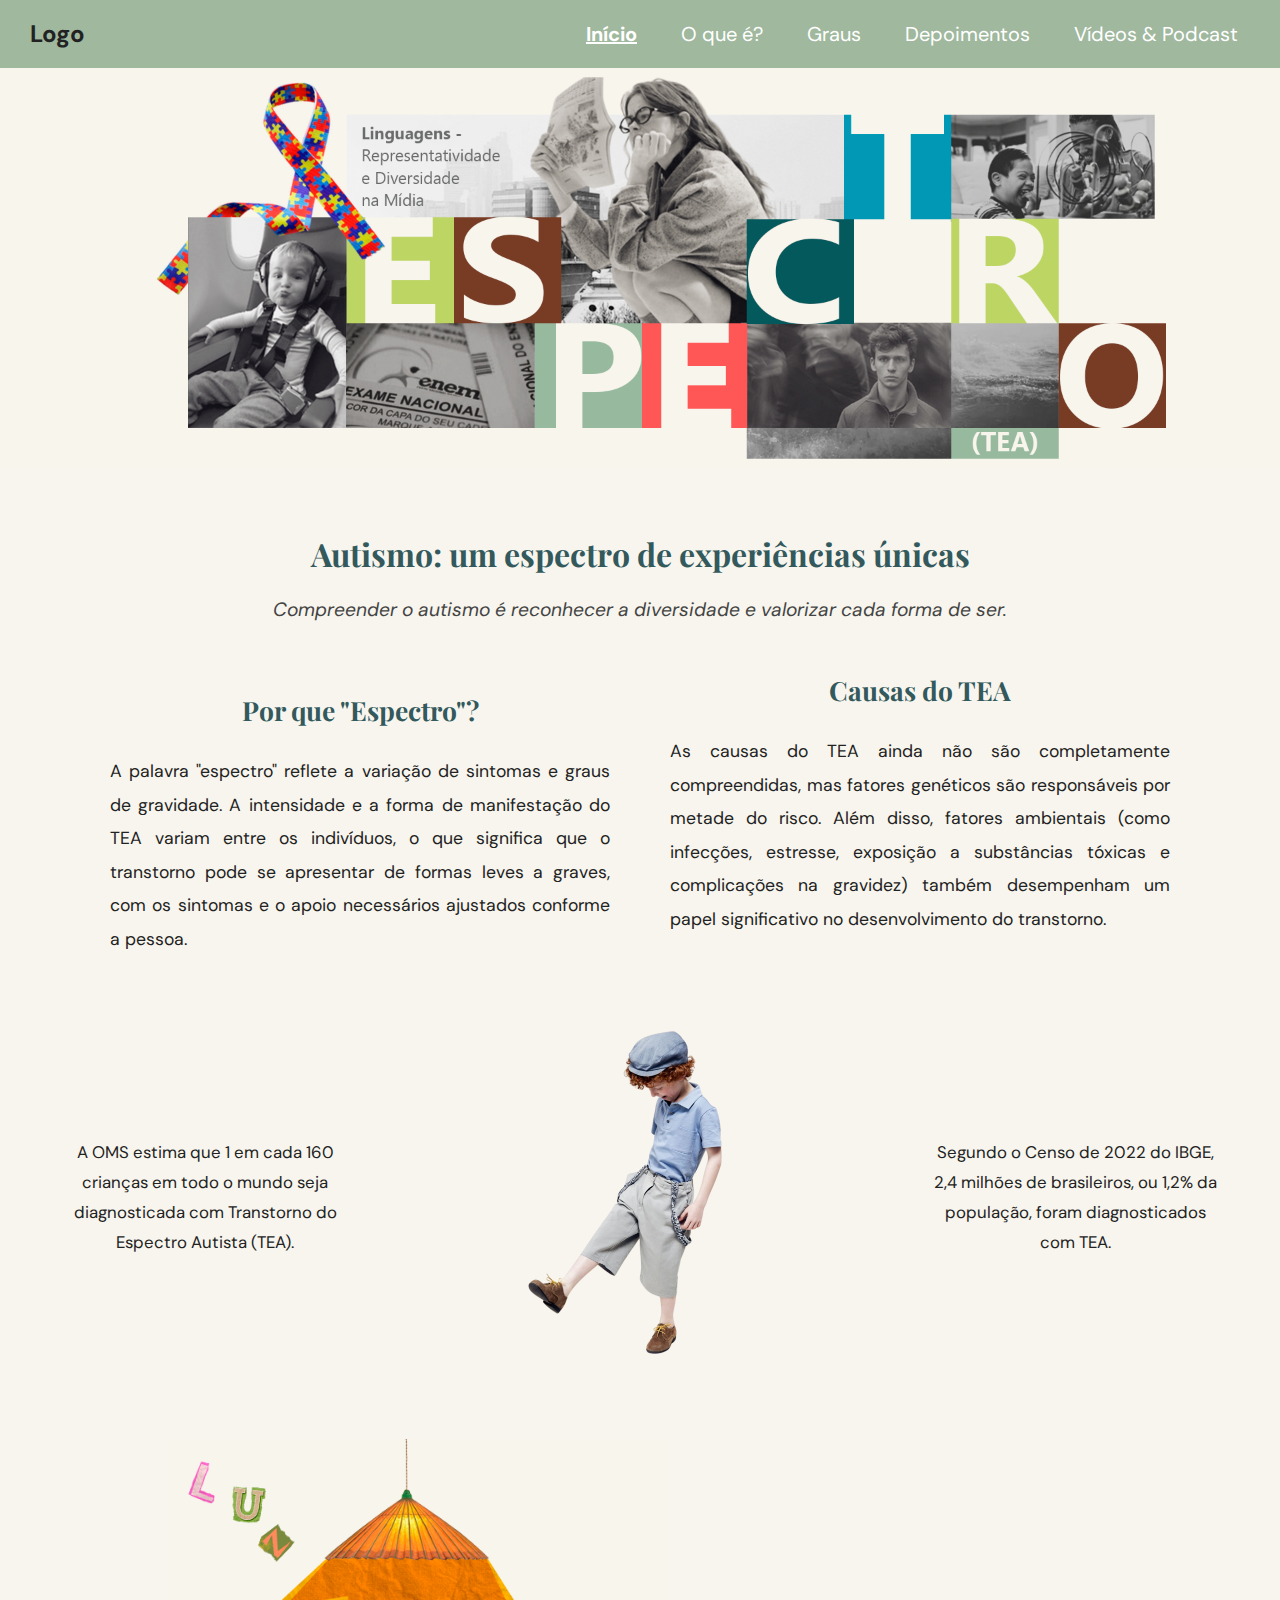
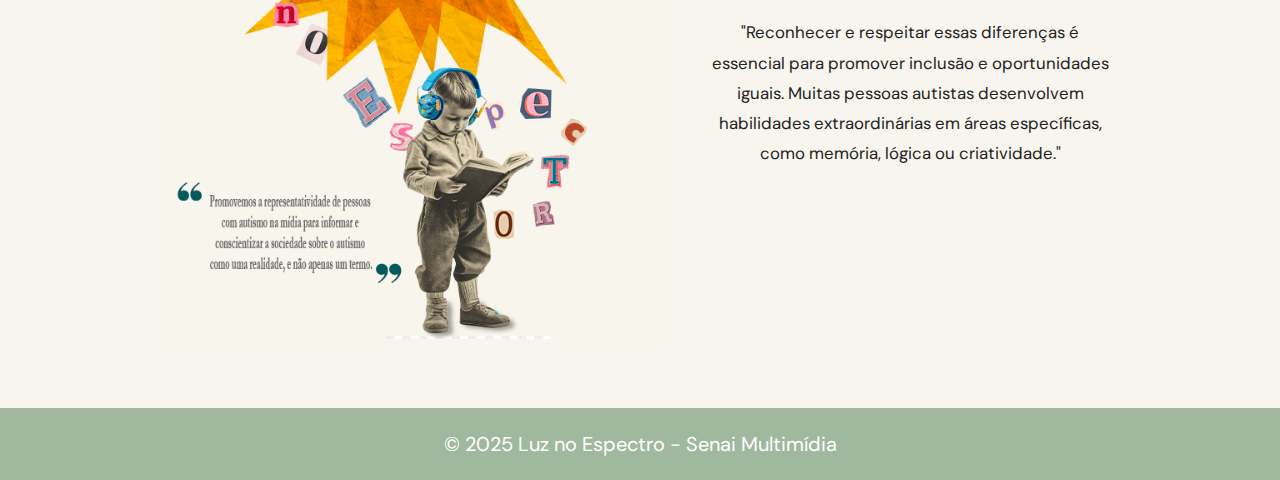
<file: index.html>
<!DOCTYPE html>
<html lang="pt-BR">
<head>
  <meta charset="UTF-8">
  <meta name="viewport" content="width=device-width, initial-scale=1.0">
  <title>Luz no Espectro</title>
  <link rel="stylesheet" href="css/style.css">
  
  <!-- Importando DM Sans, Playfair Display e EB Garamond -->
<link href="https://fonts.googleapis.com/css2?family=DM+Sans:wght@400;500&family=Playfair+Display:wght@400;700&family=EB+Garamond:ital,wght@0,400;0,700;1,400;1,700&display=swap" rel="stylesheet">


  <!-- Importando DM Sans e Playfair Display -->

</head>

<body>
  <!-- Cabeçalho -->
  <header>
    <div class="logo">Logo</div>
    <nav>
      <ul>
        <li><a href="index.html" class="active">Início</a></li>
        <li><a href="autismo.html">O que é?</a></li>
        <li><a href="graus.html">Graus</a></li>
        <li><a href="depoimentos.html">Depoimentos</a></li>
        <li><a href="videos.html">Vídeos &amp; Podcast</a></li>
      </ul>
    </nav>
  </header>

  <main>
    <!-- Carrossel -->
    <section class="banner">
      <div class="carousel">
        <img src="img/BANNER_CARROSSEL.png" alt="Banner 1" class="ativo">
        <img src="img/BANNER_CARROSSEL2.png" alt="Banner 2">
        <img src="img/BANNER_CARROSSEL3.png" alt="Banner 3">
      </div>
    </section>

    <!-- Seção Início -->
    <section class="inicio">
      <div class="texto-centro">
        <h1>Autismo: um espectro de experiências únicas</h1>
        <p><em>Compreender o autismo é reconhecer a diversidade e valorizar cada forma de ser.</em></p>
      </div>
    </section>

    <!-- Texto em colunas -->
    <section class="texto-colunas">
      <div class="colunas">
        <h2>Por que "Espectro"?</h2>
        <p class="texto-dm">
          A palavra "espectro" reflete a variação de sintomas e graus de gravidade. A intensidade e a forma de manifestação do TEA variam entre os indivíduos, o que significa que o transtorno pode se apresentar de formas leves a graves, com os sintomas e o apoio necessários ajustados conforme a pessoa.
        </p>
        <h2>Causas do TEA</h2>
        <p class="texto-dm">
          As causas do TEA ainda não são completamente compreendidas, mas fatores genéticos são responsáveis por metade do risco. Além disso, fatores ambientais (como infecções, estresse, exposição a substâncias tóxicas e complicações na gravidez) também desempenham um papel significativo no desenvolvimento do transtorno.
        </p>
      </div>
    </section>

    <!-- Extra: Menino + textos / Lâmpada + texto -->
    <section class="inicio-extra">
      <!-- Linha 1: menino no centro + textos laterais -->
      <div class="linha-centro">
        <div class="texto-lateral">
          <p>A OMS estima que 1 em cada 160 crianças em todo o mundo seja diagnosticada com Transtorno do Espectro Autista (TEA).
        </div>
        <div class="imagem-centro">
          <img src="img/ruivo.png" alt="Menino ilustrativo">
        </div>
        <div class="texto-lateral">
          <p>Segundo o Censo de 2022 do IBGE, 2,4 milhões de brasileiros, ou 1,2% da população, foram diagnosticados com TEA.
</p>
        </div>
      </div>

      <!-- Linha 2: lâmpada centralizada + texto à direita -->
      <div class="linha-centro">
        <div class="imagem-centro">
          <img src="img/BANNER_INSTITUCIONAL.png" alt="Lâmpada ilustrativa">
        </div>
        <div class="texto-lateral">
          <p>"Reconhecer e respeitar essas diferenças é essencial para promover inclusão e oportunidades iguais. Muitas pessoas autistas desenvolvem habilidades extraordinárias em áreas específicas, como memória, lógica ou criatividade."</p>
        </div>
      </div>
    </section>
  </main>

  <!-- Rodapé -->
  <footer>
    <p>&copy; 2025 Luz no Espectro - Senai Multimídia</p>
  </footer>

  <!-- Script do carrossel -->
  <script>
    let index = 0;
    const imagens = document.querySelectorAll(".carousel img");

    function trocarImagem() {
      imagens[index].classList.remove("ativo");
      index = (index + 1) % imagens.length;
      imagens[index].classList.add("ativo");
    }

    setInterval(trocarImagem, 4000); // troca a cada 4 segundos
  </script>
</body>
</html>
</file>
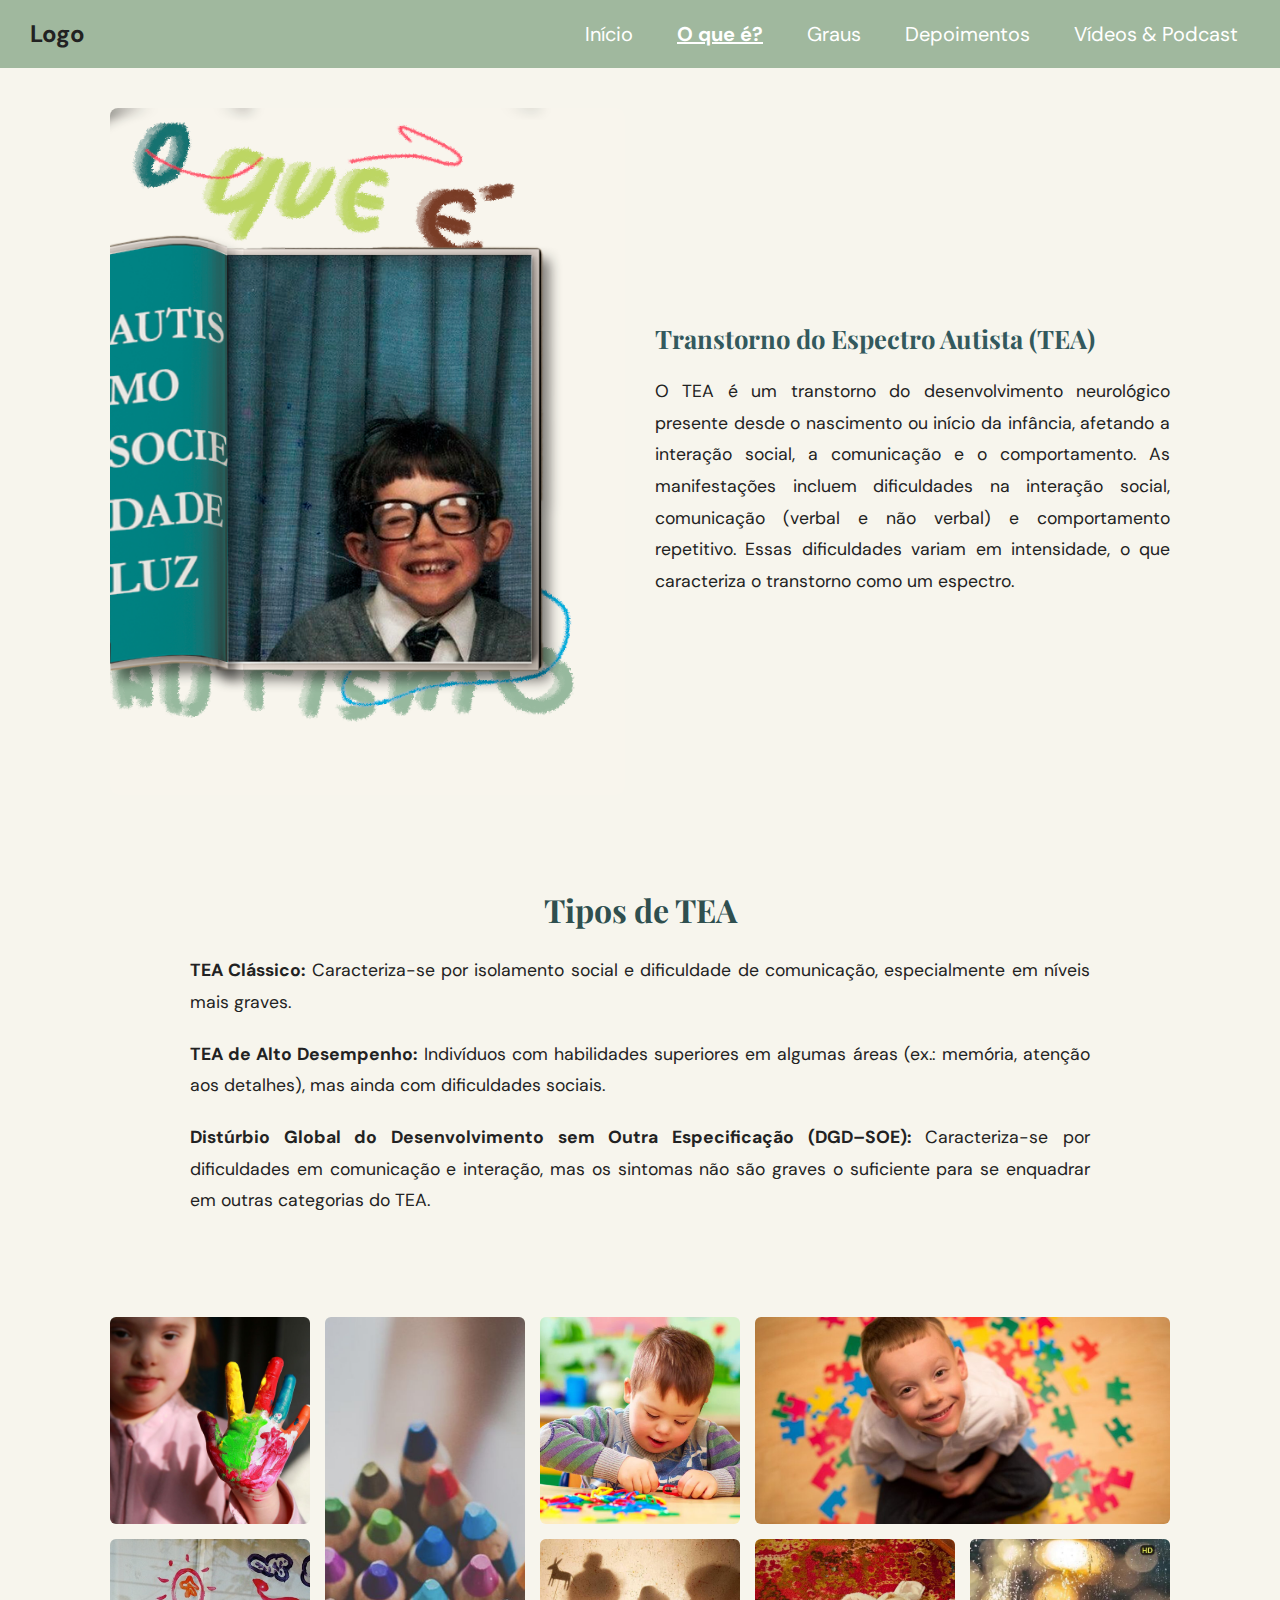
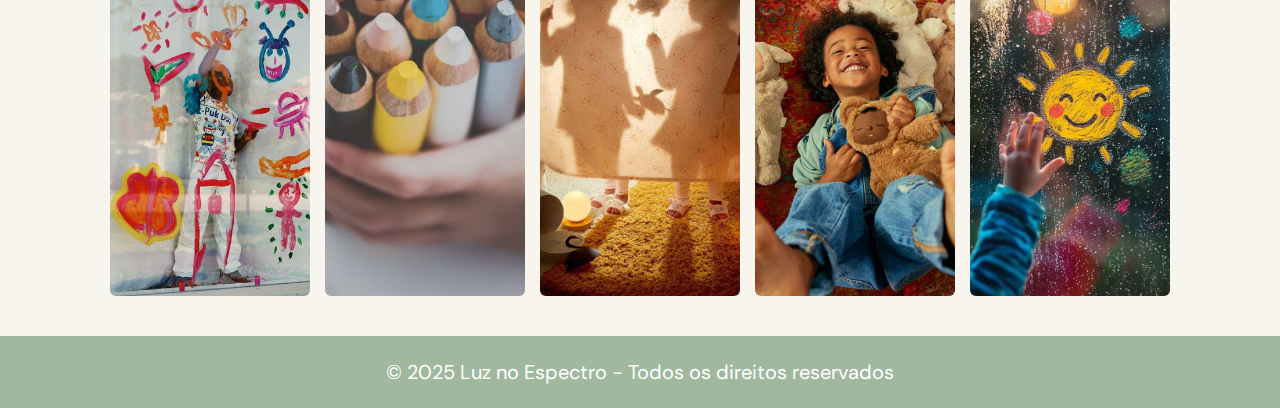
<file: autismo.html>
<!DOCTYPE html>
<html lang="pt-BR">
<head>
  <meta charset="UTF-8">
  <meta name="viewport" content="width=device-width, initial-scale=1.0">
  <title>O que é? - Luz no Espectro</title>
  <link rel="stylesheet" href="css/style.css">

  <!-- Importando fontes -->
  <link href="https://fonts.googleapis.com/css2?family=DM+Sans:wght@400;500;700&family=Playfair+Display:wght@400;700&display=swap" rel="stylesheet">
</head>
<body>
  <!-- Navbar -->
  <header>
    <div class="logo">Logo</div>
    <nav>
      <ul>
        <li><a href="index.html">Início</a></li>
        <li><a href="autismo.html" class="active">O que é?</a></li>
        <li><a href="graus.html">Graus</a></li>
        <li><a href="depoimentos.html">Depoimentos</a></li>
        <li><a href="video.html">Vídeos &amp; Podcast</a></li>
      </ul>
    </nav>
  </header>

  <main>
    <!-- Imagem esquerda + texto direita -->
    <section class="oque-topo">
      <div class="oque-container">
        <div class="oque-imagem">
          <img src="img/FOTO.png" alt="Pessoa representando inclusão">
        </div>
        <div class="oque-texto">
          <h2>Transtorno do Espectro Autista (TEA)</h2>
          <p class="texto-justificado">
            O TEA é um transtorno do desenvolvimento neurológico presente desde o nascimento ou início da infância, afetando a interação social, a comunicação e o comportamento. As manifestações incluem dificuldades na interação social, comunicação (verbal e não verbal) e comportamento repetitivo. Essas dificuldades variam em intensidade, o que caracteriza o transtorno como um espectro.
          </p>
        </div>
      </div>
    </section>

    <!-- Texto centralizado -->
    <section class="oque-conheca">
  <h2>Tipos de TEA</h2>
  <ul class="oque-lista">
    <li>
      <strong>TEA Clássico:</strong> Caracteriza-se por isolamento social e dificuldade de comunicação, especialmente em níveis mais graves.
    </li>
    <li>
      <strong>TEA de Alto Desempenho:</strong> Indivíduos com habilidades superiores em algumas áreas (ex.: memória, atenção aos detalhes), mas ainda com dificuldades sociais.
    </li>
    <li>
      <strong>Distúrbio Global do Desenvolvimento sem Outra Especificação (DGD–SOE):</strong> Caracteriza-se por dificuldades em comunicação e interação, mas os sintomas não são graves o suficiente para se enquadrar em outras categorias do TEA.
    </li>
  </ul>
</section>


    <!-- Galeria -->
<section class="oque-galeria">
  <div class="galeria">
    <img src="img/criança 3.jpg" alt="Foto 1">
    <img src="img/lapis.jpg"    alt="Foto ">
    <img src="img/criança 5.jpg" alt="Foto 3">
    <img src="img/criança 2.jpg" alt="Foto 4">
    <img src="img/criança 8.jpg" alt="Foto 5">
    <img src="img/criança 7.jpg" alt="Foto 3">
    <img src="img/criança 6.jpg" alt="Foto 4">
    <img src="img/criança 4.jpg" alt="Foto 5">
  </div>
</section>

  </main>

  <!-- Rodapé -->
  <footer>
    <p>&copy; 2025 Luz no Espectro - Todos os direitos reservados</p>
  </footer>
</body>
</html>
</file>
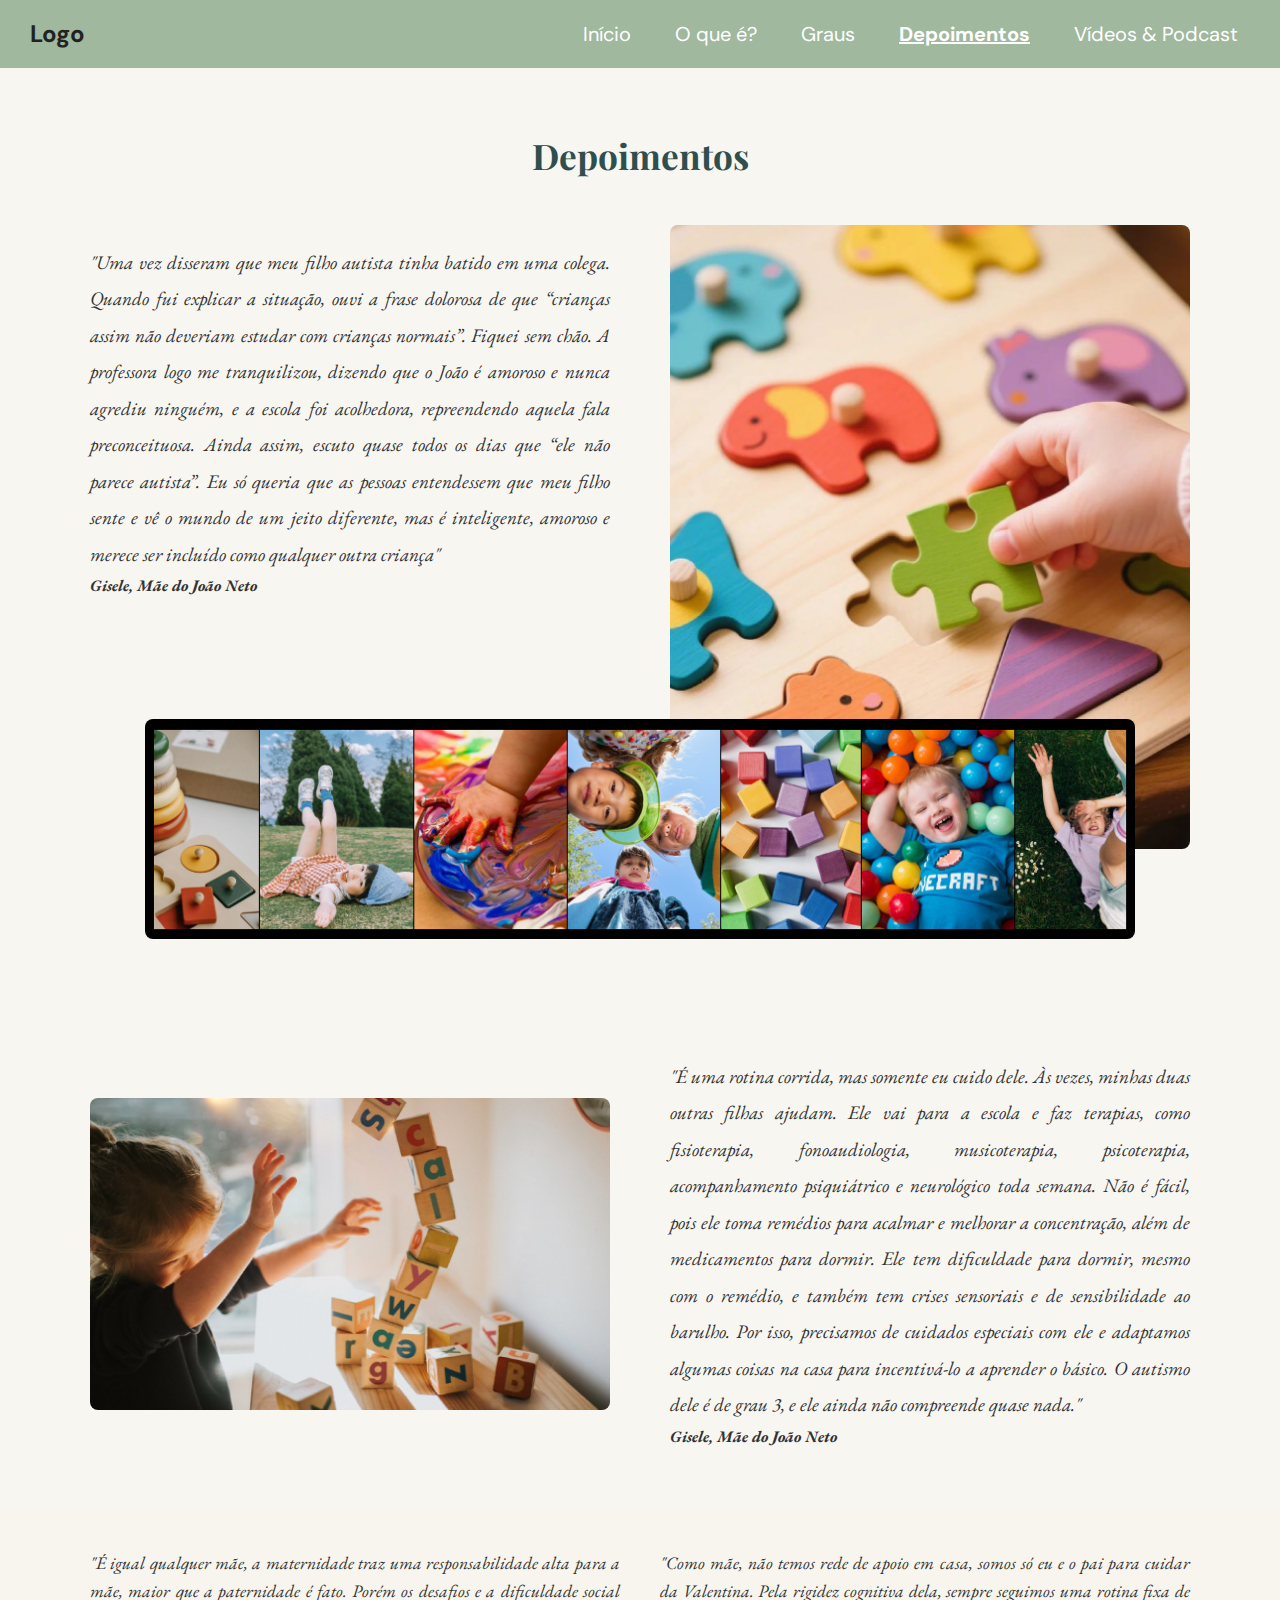
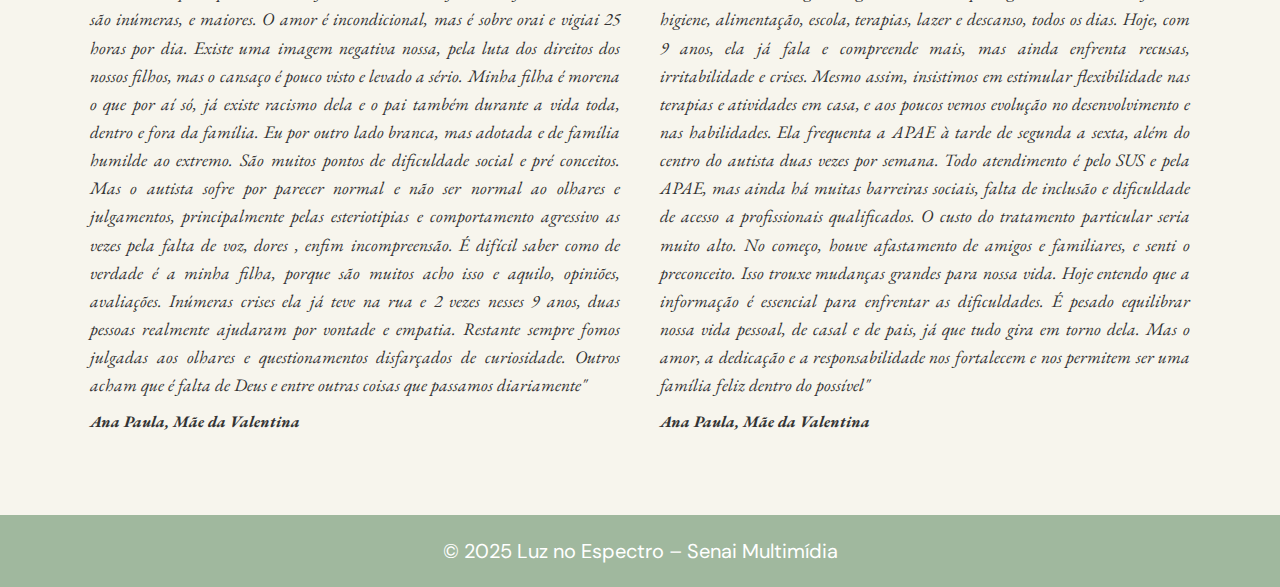
<file: depoimentos.html>
<!DOCTYPE html>
<html lang="pt-BR">
<head>
  <meta charset="UTF-8" />
  <meta name="viewport" content="width=device-width, initial-scale=1.0"/>
  <title>Depoimentos - Luz no Espectro</title>

  <!-- CSS global -->
  <link rel="stylesheet" href="css/style.css">

  <!-- Fontes -->
  <link href="https://fonts.googleapis.com/css2?family=EB+Garamond:ital,wght@1,400&family=DM+Sans:wght@400;500&family=Playfair+Display:wght@400;700&display=swap" rel="stylesheet">
</head>
<body>
  <!-- Cabeçalho -->
  <header>
    <div class="logo">Logo</div>
    <nav>
      <ul>
        <li><a href="index.html">Início</a></li>
        <li><a href="autismo.html">O que é?</a></li>
        <li><a href="graus.html">Graus</a></li>
        <li><a href="depoimentos.html" class="active">Depoimentos</a></li>
        <li><a href="videos.html">Vídeos &amp; Podcast</a></li>
      </ul>
    </nav>
  </header>

  <!-- Seção Depoimentos -->
  <main class="depoimentos" id="depoimentos">
    <h2>Depoimentos</h2>

    <!-- Parte de cima -->
    <div class="depoimentos-grid">
      <!-- Texto inicial -->
      <div class="depoimento texto topo">
        <p>
         "Uma vez disseram que meu filho autista tinha batido em uma colega. Quando fui explicar a 
         situação, ouvi a frase dolorosa de que “crianças assim não deveriam estudar com crianças 
         normais”. Fiquei sem chão. A professora logo me tranquilizou, dizendo que o João é amoroso 
         e nunca agrediu ninguém, e a escola foi acolhedora, repreendendo aquela fala preconceituosa. 
         Ainda assim, escuto quase todos os dias que “ele não parece autista”. Eu só queria que as 
         pessoas entendessem que meu filho sente e vê o mundo de um jeito diferente, mas é inteligente, 
         amoroso e merece ser incluído como qualquer outra criança"
         <h5>Gisele, Mãe do João Neto</h5>
        </p>
        
      </div>

      <!-- Imagem torta (direita, alta e comprida) -->
      <div class="depoimento imagem torta">
        <img src="img/dep-img-1.png" alt="Imagem depoimento 1">
      </div>

      <!-- Imagem em faixa sobreposta -->
      <div class="depoimento imagem wide">
        <img src="img/dep-colagem.png" alt="Imagem em faixa do depoimento">
      </div>
    </div> <!-- fecha a parte de cima -->

    <!-- Parte de baixo -->
    <div class="depoimentos-baixo">
      <div class="imagem">
        <img src="img/dep-img-3.png" alt="Imagem depoimento 2">
      </div>
      <div class="texto">
        <p>
          "É uma rotina corrida, mas somente eu cuido dele. Às vezes, minhas duas outras filhas ajudam.
           Ele vai para a escola e faz terapias, como fisioterapia, fonoaudiologia, musicoterapia, 
           psicoterapia, acompanhamento psiquiátrico e neurológico toda semana. Não é fácil, pois ele 
           toma remédios para acalmar e melhorar a concentração, além de medicamentos para dormir. 
           Ele tem dificuldade para dormir, mesmo com o remédio, e também tem crises sensoriais e de 
           sensibilidade ao barulho. Por isso, precisamos de cuidados especiais com ele e adaptamos 
           algumas coisas na casa para incentivá-lo a aprender o básico. O autismo dele é de grau 3, 
           e ele ainda não compreende quase nada."
           <h5>Gisele, Mãe do João Neto</h5>
        </p>
      </div>
    </div>
  </main>

<!-- Duas colunas de texto iguais à seção Início -->
<div class="container">
  <div class="depoimentos-colunas">
    <div class="coluna">
      <p>
        "É igual qualquer mãe, a maternidade traz uma responsabilidade alta para a mãe, maior que 
        a paternidade é fato. Porém os desafios e a dificuldade social são inúmeras, e maiores. O 
        amor é incondicional, mas é sobre orai e vigiai 25 horas por dia. Existe uma imagem negativa 
        nossa, pela luta dos direitos dos nossos filhos, mas o cansaço é pouco visto e levado a sério.
         Minha filha é morena o que por aí só, já existe racismo dela e o pai também durante a vida 
         toda, dentro e fora da família. Eu por outro lado branca, mas adotada e de família humilde
          ao extremo. São muitos pontos de dificuldade social e pré conceitos. Mas o autista sofre 
          por parecer normal e não ser normal ao olhares e julgamentos, principalmente pelas 
          esteriotipias e comportamento agressivo as vezes pela falta de voz, dores , enfim
           incompreensão. É difícil saber como de verdade é a minha filha, porque são muitos 
           acho isso e aquilo, opiniões, avaliações. Inúmeras crises ela já teve na rua e 2
            vezes nesses 9 anos, duas pessoas realmente ajudaram por vontade e empatia. 
            Restante sempre fomos julgadas aos olhares e questionamentos disfarçados de 
            curiosidade. Outros acham que é falta de Deus e entre outras coisas que passamos 
            diariamente"
      </p>
      <p class="autor">Ana Paula, Mãe da Valentina</p>
    </div>
    <div class="coluna">
      <p>
        "Como mãe, não temos rede de apoio em casa, somos só eu e o pai para cuidar da Valentina. 
        Pela rigidez cognitiva dela, sempre seguimos uma rotina fixa de higiene, alimentação, escola,
         terapias, lazer e descanso, todos os dias. Hoje, com 9 anos, ela já fala e compreende mais, 
         mas ainda enfrenta recusas, irritabilidade e crises. Mesmo assim, insistimos em estimular 
         flexibilidade nas terapias e atividades em casa, e aos poucos vemos evolução no desenvolvimento
          e nas habilidades.
        Ela frequenta a APAE à tarde de segunda a sexta, além do centro do autista duas vezes por semana. 
        Todo atendimento é pelo SUS e pela APAE, mas ainda há muitas barreiras sociais, falta de inclusão 
        e dificuldade de acesso a profissionais qualificados. O custo do tratamento particular seria
         muito alto.
        No começo, houve afastamento de amigos e familiares, e senti o preconceito. 
        Isso trouxe mudanças grandes para nossa vida. Hoje entendo que a informação é 
        essencial para enfrentar as dificuldades. É pesado equilibrar nossa vida pessoal, de casal 
        e de pais, já que tudo gira em torno dela. Mas o amor, a dedicação e a responsabilidade nos 
        fortalecem e nos permitem ser uma família feliz dentro do possível"
      </p>
    <p class="autor">Ana Paula, Mãe da Valentina</p>
    </div>
  </div>
</div>

  <!-- Rodapé -->
  <footer>
    <p>&copy; 2025 Luz no Espectro – Senai Multimídia</p>
  </footer>
</body>
</html>
</file>
<file: css/style.css>
/* ---------------- Reset ---------------- */
* {
  margin: 0;
  padding: 0;
  box-sizing: border-box;
}

html, body {
  height: 100%;
  display: flex;
  flex-direction: column;
  background: #f7f5ed;
  color: #222;
  line-height: 1.8;
}

/* Fonte global para todo o corpo */
body {
  font-family: 'DM Sans', sans-serif;
  font-size: 20px;
  line-height: 1.6;
  color: #222;
}

h1, h2, h3, h4 {
  font-family: 'Playfair Display', serif;
  font-weight: 700; /* força negrito em todos */
  color: #33595d;
}


p, li, a {
  font-family: 'DM Sans', sans-serif; /* tudo em DM Sans */
}

/* Garante Garamond Itálico para TODOS os parágrafos da seção Depoimentos */
.depoimentos p {
  font-family: 'EB Garamond', serif !important;
  font-style: italic;
  font-weight: 400;
  font-size: 1.2rem;   /* mesmo tamanho do parágrafo de cima */
  line-height: 1.9;    /* mesmo espaçamento do parágrafo de cima */
  color: #333;
}

/* (Opcional) se quiser deixar só as colunas com esse padrão,
   troque o seletor acima por .depoimentos-colunas .coluna p */


/* ---------------- Cabeçalho ---------------- */
header {
  background: #a0b89e;
  color: #fff;
  padding: 15px 30px;
  display: flex;
  justify-content: space-between;
  align-items: center;
}

header .logo {
  font-size: 1.5rem;
  font-weight: bold;
}

header nav ul {
  list-style: none;
  display: flex;
  gap: 20px;
}

header nav ul li a {
  color: #fff;
  text-decoration: none;
  padding: 8px 12px;
  transition: 0.3s;
}

header nav ul li a:hover {
  text-decoration: underline;
}

header nav ul li a.active {
  text-decoration: underline;
  font-weight: bold;
}

/* ---------------- Carrossel ---------------- */
.banner {
  width: 100%;
  height: auto;         /* altura automática */
  overflow: hidden;
}

.carousel {
  width: 100%;
  height: 100%;
  position: relative;
}

.carousel {
  width: 100%;
  height: auto;           /* altura automática, respeita a proporção da imagem */
  display: flex;
  justify-content: center;
  align-items: center;
  background: #f9f7f1;    /* cor de fundo igual ao site */
  overflow: hidden;
  margin-top: 0;          /* gruda no topo */
  padding-top: 0;         /* remove espaçamento */
}

.carousel img {
  width: 100%;
  height: auto;           /* mantém proporção original */
  object-fit: contain;    /* não corta nada da imagem */
  display: none;
}

.carousel img.ativo {
  display: block;
}


/* ---------------- Seção Início ---------------- */
.inicio .texto-centro {
  text-align: center;
  margin: 60px auto 40px auto;
  max-width: 900px;
  padding: 0 20px;
}


.inicio .texto-centro h1 {
  font-size: 2rem;
  font-weight: bold;
  margin-bottom: 15px;
}


/* Apenas os textos da seção Início */
.inicio .texto-centro p,
.inicio .texto-colunas p,
.inicio .texto-lateral p {
  font-family: 'DM Sans', sans-serif;
  font-size: 1.2rem;
  font-style: normal;  /* deixe normal; mude para italic se quiser */
  color: #444;
}



/* ---------------- Texto em colunas ---------------- */
.texto-colunas {
  max-width: 1100px;
  margin: 40px auto;
  padding: 0 20px;
}


.texto-colunas .colunas {
  column-count: 2;
  column-gap: 60px;
  text-align: justify;
  font-size: 1.1rem;
  line-height: 1.9;
}

/* Centralizar só os títulos da seção "texto-colunas" */
.texto-colunas h2 {
  text-align: center;
  margin: 20px 0;
}


.inicio-extra .linha-centro {
  display: flex;
  align-items: center; /* <-- centraliza verticalmente */
  justify-content: space-between;
  gap: 30px;
}

.inicio-extra .texto-lateral {
  flex: 1;
  display: flex;
  flex-direction: column;
  justify-content: center; /* Centraliza título + texto verticalmente */
}



@media (max-width: 768px) {
  .texto-colunas .colunas {
    column-count: 1;
  }
}

/* ---------------- Extra abaixo das colunas ---------------- */
.inicio-extra {
  max-width: 1200px;
  margin: 60px auto;
  padding: 0 20px;
  display: flex;
  flex-direction: column;
  gap: 60px; /* espaço entre as linhas */
}

.inicio-extra .linha-centro {
  display: flex;
  align-items: center;
  justify-content: center;
  gap: 40px;
  flex-wrap: nowrap; /* impede quebra estranha */
}

.inicio-extra .imagem-centro {
  flex: 0 0 500px; /* fixa a largura da imagem no centro */
  text-align: center;
}

.inicio-extra .imagem-centro img {
  max-width: 100%;
  height: auto;
  display: inline-block;
}

.inicio-extra .texto-lateral {
  flex: 1;
  max-width: 400px;
  font-size: 1.05rem;
  line-height: 1.8;
  text-align: center;
}




/* Linha especial: imagem + texto (ex: lâmpada) */
.inicio-extra .linha-centro.sozinha {
  justify-content: flex-start;
  gap: 60px;
}

.inicio-extra .linha-centro.sozinha .imagem-centro {
  flex: 0 0 200px;
}

@media (max-width: 768px) {
  .inicio-extra .linha-centro {
    flex-direction: column;
    text-align: center;
  }

  .inicio-extra .texto-lateral {
    max-width: 100%;
    text-align: justify;
  }

  .inicio-extra .linha-centro.sozinha {
    flex-direction: column;
    align-items: center;
  }
}

/* ---------------- Rodapé ---------------- */
main {
  flex: 1; /* empurra o rodapé pro final */
}


footer {
  background: #a0b89e;
  color: #fff;
  text-align: center;
  padding: 20px;
}


/* ----------------------- */
/* SEÇÃO O QUE É */
/* ----------------------- */

/* Container imagem + texto */
.oque-container {
  display: flex;
  flex-wrap: wrap;
  gap: 30px;
  align-items: center;
  justify-content: center;
  max-width: 1100px;
  margin: 40px auto;
  padding: 0 20px;
}

.oque-imagem {
  flex: 1 1 45%;
  min-width: 280px;
}

.oque-imagem img {
  width: 100%;
  height: auto;
  border-radius: 8px;
}

.oque-texto {
  flex: 1 1 45%;
  min-width: 280px;
  font-size: 1.1rem;
  line-height: 1.8;
}

.oque-texto h2 {
  font-size: 1.6rem;
  margin-bottom: 15px;
}

.texto-justificado {
  text-align: justify;
}

/* Texto centralizado */
.oque-centro {
  max-width: 900px;
  margin: 40px auto;
  padding: 0 20px;
  text-align: center;
  font-size: 1.1rem;
  line-height: 1.8;
}

/* ----------------------- */
/* Galeria estilo colagem */
/* ----------------------- */
.oque-galeria {
  padding: 40px 20px;
  max-width: 1100px;
  margin: 0 auto;
}

.oque-galeria .galeria {
  display: grid;
  grid-template-columns: repeat(auto-fit, minmax(180px, 1fr));
  gap: 15px;
}

.oque-galeria img {
  width: 100%;
  height: 100%;
  object-fit: cover;
  border-radius: 6px;
  display: block;
}

/* Tamanhos diferentes para efeito de colagem */
.oque-galeria img:nth-child(2) {
  grid-row: span 2;
}

.oque-galeria img:nth-child(4) {
  grid-column: span 2;
}

/* ------------------------------
   Estilo da seção "Conheça mais"
--------------------------------*/
.oque-conheca {
  text-align: center;
  padding: 40px 20px;
}

.oque-conheca h2 {
  font-family: 'Playfair Display', serif;
  font-size: 2rem;
  margin-bottom: 20px;
  color: #2f4f4f;
}

.oque-lista {
  max-width: 900px;
  margin: 0 auto;
  padding: 0;
  list-style-type: none; /* remove as bolinhas padrão */
}

.oque-lista li {
  text-align: justify;
  margin-bottom: 20px;
  font-size: 1.1rem;
  line-height: 1.8;
}

/* ----------------------- */
/* SEÇÃO GRAUS */
/* ----------------------- */

.graus {
  max-width: 1100px;
  margin: 60px auto;
  padding: 0 20px;
}

/* ----------------------- */
/* Topo (Grau 1 e Grau 3 lado a lado) */
/* ----------------------- */
.graus-topo {
  display: flex;
  flex-wrap: wrap;
  gap: 30px;
  justify-content: center;
  margin-bottom: 40px;
}

.grau {
  flex: 1 1 45%;
  min-width: 280px;
  background: #f7f5ed;
  padding: 20px;
  border-radius: 8px;
  text-align: center;
}

.grau h2 {
  font-family: 'Playfair Display', serif;
  font-size: 1.6rem;
  margin-bottom: 12px;
  color: #33595d; /* corrigido */
}

.grau p {
  font-family: 'DM Sans', sans-serif;
  font-size: 1rem;
  line-height: 1.6;
  text-align: justify;
  color: #333;
}

.grau .seta {
  display: block;
  margin: 20px auto 0 auto;
  width: 150px;
  height: auto;
}

/* ----------------------- */
/* Banner central */
/* ----------------------- */
.graus-banner {
  width: 100vw;        /* ocupa toda a largura da tela */
  margin: 0;           /* remove margens laterais */
}

.graus-banner img {
  width: 100%;         
  height: 400px;       /* altura fixa (ajuste 400–500px) */
  object-fit: cover;   
  display: block;      /* remove espaço extra da img */
  border-radius: 0;    
}

/* ----------------------- */
/* Grau 2 abaixo do banner */
/* ----------------------- */
.graus-baixo {
  display: flex;
  justify-content: center;
  margin-top: 40px;
}

.graus-baixo .grau {
  max-width: 700px;
}

/* ----------------------- */
/* Responsividade */
/* ----------------------- */
@media (max-width: 900px) {
  .graus-topo {
    flex-direction: column;
    gap: 30px;
  }

  .graus-banner img {
    height: 250px; /* max-height por height para consistência */
  }
}

@media (max-width: 600px) {
  .grau h2 {
    font-size: 1.3rem;
  }

  .grau p {
    font-size: 0.95rem;
  }

  .grau .seta {
    width: 35px;
  }
}

/* ================================
   Depoimentos
================================ */
.depoimentos {
  background-color: #f8f6f1;
  padding: 60px 20px; /* espaçamento interno igual ao das outras seções */
}
.depoimentos h5 {
  font-family: 'EB Garamond', serif !important;
  font-style: italic;
  font-weight: 400;
  font-size: 1rem;
  line-height: 1.6;
  color: #333;
}

.depoimentos h2 {
  text-align: center;
  font-family: 'Playfair Display', serif;
  font-size: 2.2rem;
  margin-bottom: 40px;
  color: #2f4f4f;
}

/* Grid principal (parte de cima) */
.depoimentos-grid {
  display: grid;
  grid-template-columns: 1fr 1fr;
  grid-template-rows: auto auto auto;
  grid-gap: 60px;
  max-width: 1100px;
  margin: 0 auto;
  position: relative;
  align-items: start;
  padding-bottom: 120px; /* espaço para não colar na faixa sobreposta */
}

/* Texto padrão */
.depoimento.texto {
  font-family: 'EB Garamond', serif;
  font-style: italic;
  font-weight: 400;
  font-size: 1.2rem;
  line-height: 1.9;
  text-align: justify;
  color: #333;
}

/* Imagens padrão */
.depoimento.imagem img {
  width: 100%;
  height: auto;
  border-radius: 8px;
  display: block;
  object-fit: cover;
}

/* ================================
   Ajustes específicos do layout (parte de cima)
================================ */

/* Texto inicial (esquerda, linha 1) */
.depoimento.texto.topo {
  grid-column: 1;
  grid-row: 1;
  align-self: center; /* centraliza verticalmente */
  padding-top: 20px; /* leve ajuste */
}

/* Imagem alta à direita */
.depoimento.imagem.torta {
  grid-column: 2;
  grid-row: 1 / 3;
  z-index: 1;
}

/* Faixa sobreposta */
.depoimento.imagem.wide {
  grid-column: 1 / span 2;
  grid-row: 2;
  z-index: 2;
  transform: translateY(60px);
  width: 90%;
  margin: 0 auto;
}

.depoimento.imagem.wide img {
  width: 100%;
  height: 220px;
  object-fit: cover;
  border-radius: 8px;
}

/* ================================
   Bloco de baixo (imagem + texto separado da grid principal)
================================ */
.depoimentos-baixo {
  display: grid;
  grid-template-columns: 1fr 1fr;   /* imagem à esquerda, texto à direita */
  gap: 60px;
  align-items: center;              /* centraliza texto verticalmente */
  max-width: 1100px;
  margin: 0 auto;                   /* centraliza no viewport */
}

/* Imagem do bloco de baixo */
.depoimentos-baixo .imagem img {
  width: 100%;
  height: auto;
  display: block;
  border-radius: 8px;
  object-fit: cover;
}

/* Texto do bloco de baixo */
.depoimentos-baixo .texto {
  font-family: 'EB Garamond', serif;
  font-style: italic;
  font-weight: 400;
  font-size: 1.2rem;
  line-height: 1.9;
  color: #333;
  text-align: justify;
}

/* ================================
   Nova seção: duas colunas de texto
================================ */
.depoimentos-colunas {
  display: grid;
  grid-template-columns: 1fr 1fr;
  gap: 40px;
  max-width: 1100px;
  margin: 40px auto 80px auto; /* espaçamento embaixo respeitando o rodapé */
}

.depoimentos-colunas .coluna p {
  font-family: 'EB Garamond', serif;
  font-style: italic !important;
  font-weight: 400;
  font-size: 1.1rem;
  line-height: 1.6;
  text-align: justify;
  color: #333;
}
.depoimentos-colunas .coluna h5 {
  font-family: 'EB Garamond', serif !important;
  font-style: italic;
  font-weight: bold; /* deixa em negrito */
  font-weight: 400;
  font-size: 1rem;
  line-height: 1.6;
  color: #333;
}
/* Força Garamond Itálico + Negrito nos nomes das mães em Depoimentos */
.depoimentos .coluna h5,
.depoimentos .texto h5,
.depoimentos h5.legenda {
  font-family: 'EB Garamond', serif;
  font-style: italic;
  font-weight: 700; /* negrito de verdade */
  font-size: 1rem;
  line-height: 1.6;
  color: #333;
}
.depoimentos-colunas .coluna .autor {
  font-family: 'EB Garamond', serif;
  font-style: italic;
  font-weight: 700; /* negrito */
  font-size: 1rem;
  line-height: 1.6;
  color: #333;
  margin-top: 10px;
}



/* ================================
   Responsividade
================================ */
@media (max-width: 768px) {
  .depoimentos-grid {
    grid-template-columns: 1fr;
    grid-template-rows: auto;
    grid-gap: 30px;
    padding-bottom: 60px;
  }

  .depoimento.imagem.torta {
    grid-column: 1;
    grid-row: auto;
  }

  .depoimento.imagem.wide {
    transform: none;
    grid-column: 1;
    width: 100%;
    margin: 0 auto;
  }

  .depoimento.imagem.wide img {
    height: auto;
  }

  .depoimentos-baixo {
    grid-template-columns: 1fr;  /* empilha: imagem em cima, texto embaixo */
    gap: 24px;
    margin-top: 40px;
  }

  .depoimentos h2 {
    font-size: 1.8rem;
    margin-bottom: 20px;
  }

  .depoimento.texto,
  .depoimentos-baixo .texto,
  .depoimentos-colunas .coluna p {
    font-size: 1rem;
    line-height: 1.6;
    text-align: left;
  }
}

/* ===============================
   Fixar tipografia Navbar e Rodapé
=============================== */

/* Navbar */
header,
header * {
  font-family: 'DM Sans', sans-serif !important;
  font-size: 20px;
  font-weight: 400;
  font-style: normal;
  color: inherit;
}

/* Rodapé */
footer,
footer * {
  font-family: 'DM Sans', sans-serif !important;
  font-size: 20px;
  font-weight: 400;
  font-style: normal;
  color: #fff; /* mantém branco */
}
</file>
